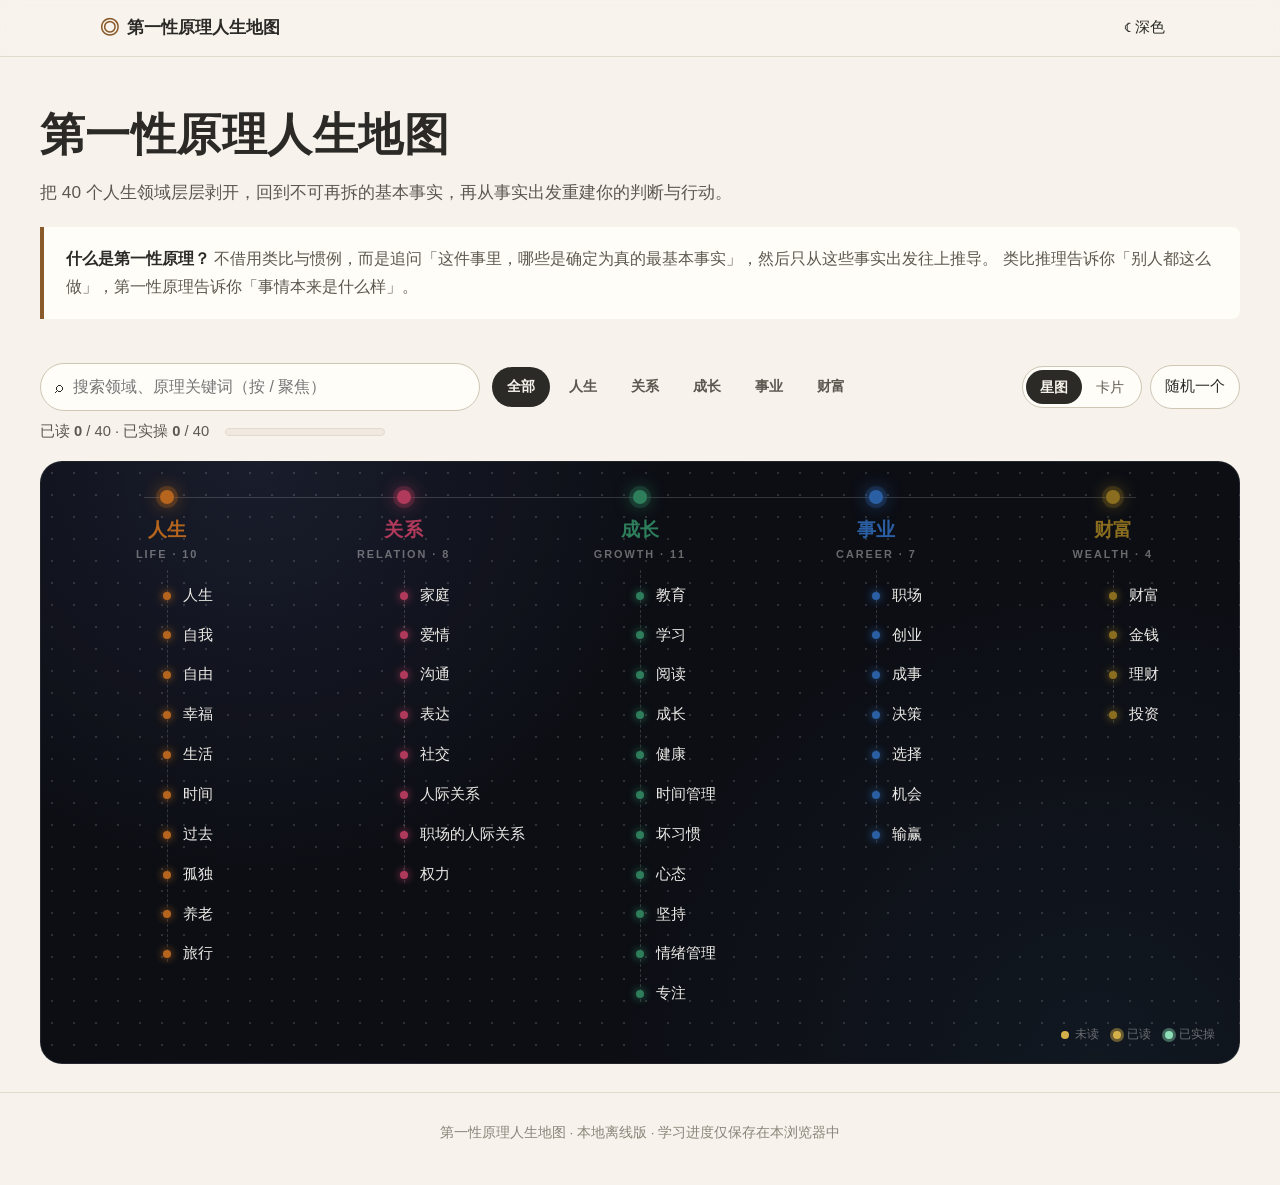
<file: index.html>
<!DOCTYPE html>
<html lang="zh-CN">
<head>
  <meta charset="utf-8">
  <meta name="viewport" content="width=device-width, initial-scale=1, viewport-fit=cover">
  <meta name="description" content="第一性原理人生地图：40 个人生领域的第一性原理、拆解、案例与实操步骤。纯本地、离线可用。">
  <title>第一性原理人生地图</title>
  <link rel="stylesheet" href="assets/css/style.css">
  <script>
    (function () {
      var saved = null;
      try { saved = localStorage.getItem("fp.mapView"); } catch (e) {}
      var narrow = window.matchMedia("(max-width: 768px)").matches;
      var view = saved === "cards" || saved === "star" ? saved : (narrow ? "cards" : "star");
      document.documentElement.classList.add(view === "cards" ? "view-cards" : "view-star");
    })();
  </script>
  <script src="assets/js/core.js"></script>
</head>
<body>
  <header id="site-header" class="site-header"></header>

  <main id="app" class="wrap map-wrap">
    <section class="hero">
      <h1>第一性原理人生地图</h1>
      <p class="lede">把 40 个人生领域层层剥开，回到不可再拆的基本事实，再从事实出发重建你的判断与行动。</p>
      <div class="definition">
        <strong>什么是第一性原理？</strong>
        不借用类比与惯例，而是追问「这件事里，哪些是确定为真的最基本事实」，然后只从这些事实出发往上推导。
        类比推理告诉你「别人都这么做」，第一性原理告诉你「事情本来是什么样」。
      </div>
    </section>

    <div class="toolbar">
      <label class="search" aria-label="搜索领域">
        <span aria-hidden="true">⌕</span>
        <input id="search" type="search" placeholder="搜索领域、原理关键词（按 / 聚焦）" autocomplete="off" enterkeyhint="search" inputmode="search">
        <button id="search-clear" class="clear hidden" type="button" aria-label="清除搜索">✕</button>
      </label>
      <nav class="group-nav" id="group-nav" aria-label="大区筛选"></nav>
      <div class="toolbar-end">
        <div class="view-switch" role="group" aria-label="地图视图">
          <button type="button" id="view-star" aria-pressed="true">星图</button>
          <button type="button" id="view-cards" aria-pressed="false">卡片</button>
        </div>
        <button type="button" class="btn" id="random-domain">随机一个</button>
      </div>
    </div>
    <div class="progress-summary" id="progress-summary"></div>

    <div id="starmap" class="starmap" aria-label="原理星图"></div>
    <div id="map"></div>
    <p id="empty-result" class="empty-result hidden">没有匹配的领域，换个关键词试试。</p>
  </main>

  <footer class="site-footer">
    <div class="wrap">第一性原理人生地图 · 本地离线版 · 学习进度仅保存在本浏览器中</div>
  </footer>

  <script src="data/catalog.js"></script>
  <script src="data/manifest.js"></script>
  <script src="assets/js/home.js"></script>
</body>
</html>
</file>
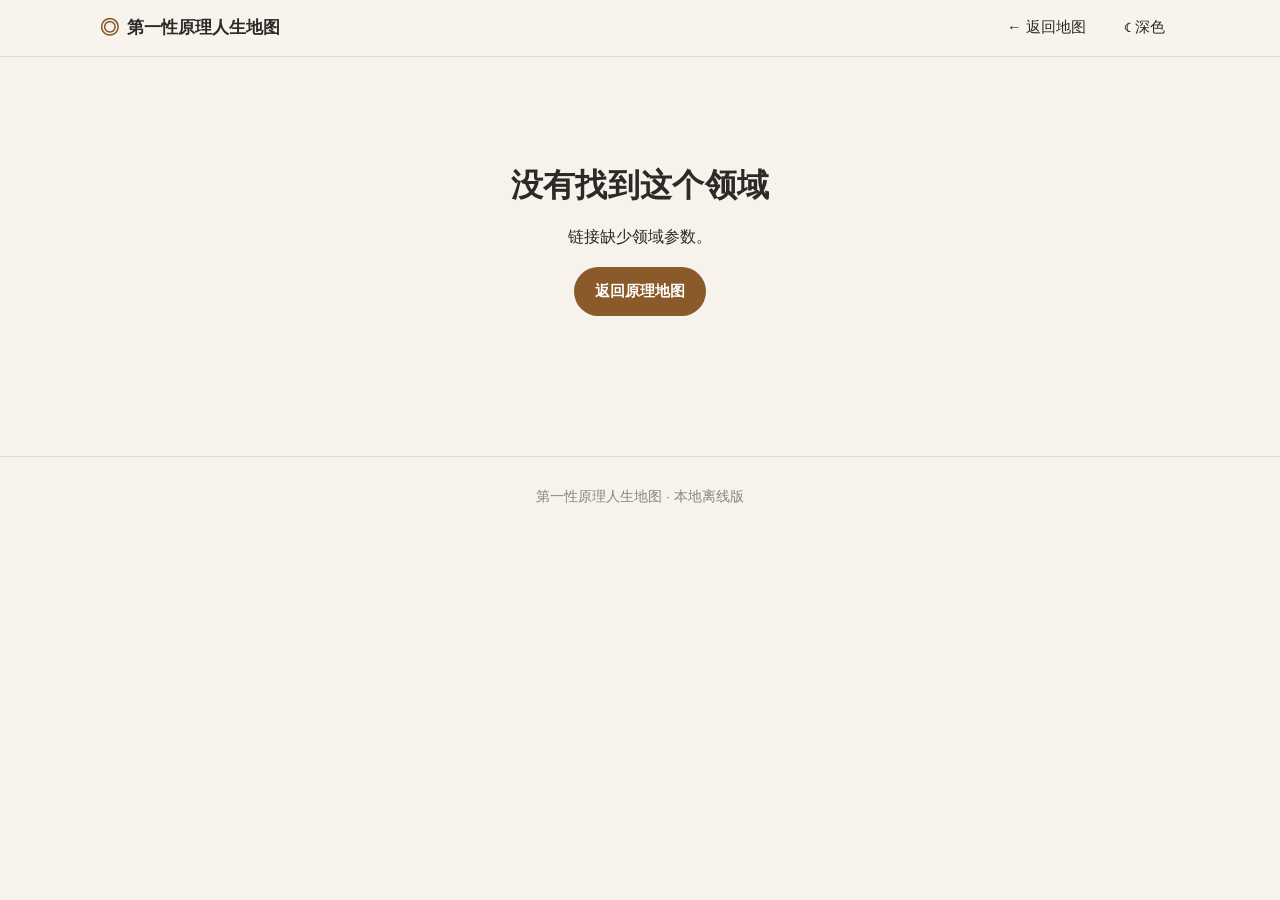
<file: detail.html>
<!DOCTYPE html>
<html lang="zh-CN">
<head>
  <meta charset="utf-8">
  <meta name="viewport" content="width=device-width, initial-scale=1, viewport-fit=cover">
  <title>详情 · 第一性原理人生地图</title>
  <link rel="stylesheet" href="assets/css/style.css">
  <script src="assets/js/core.js"></script>
</head>
<body>
  <header id="site-header" class="site-header"></header>

  <main id="app" class="page">
    <section class="wrap narrow">
      <p class="muted">正在加载…</p>
    </section>
  </main>

  <footer class="site-footer">
    <div class="wrap">第一性原理人生地图 · 本地离线版</div>
  </footer>

  <script src="data/catalog.js"></script>
  <script src="assets/js/detail.js"></script>
</body>
</html>
</file>
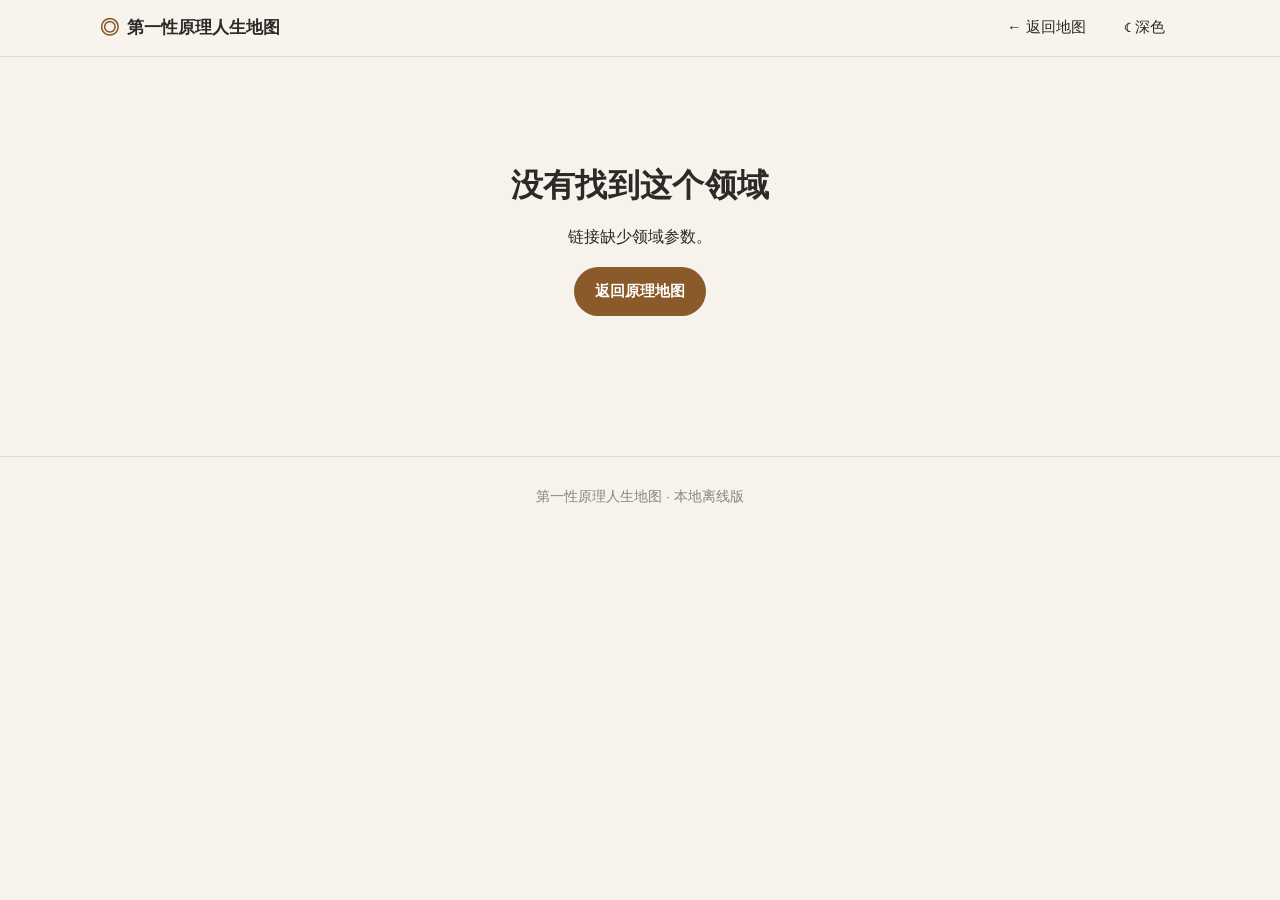
<file: practice.html>
<!DOCTYPE html>
<html lang="zh-CN">
<head>
  <meta charset="utf-8">
  <meta name="viewport" content="width=device-width, initial-scale=1, viewport-fit=cover">
  <title>实操 · 第一性原理人生地图</title>
  <link rel="stylesheet" href="assets/css/style.css">
  <script src="assets/js/core.js"></script>
</head>
<body>
  <header id="site-header" class="site-header"></header>

  <main id="app" class="page">
    <section class="wrap narrow">
      <p class="muted">正在加载…</p>
    </section>
  </main>

  <footer class="site-footer">
    <div class="wrap">第一性原理人生地图 · 本地离线版</div>
  </footer>

  <script src="data/catalog.js"></script>
  <script src="assets/js/practice.js"></script>
</body>
</html>
</file>
<file: assets/css/style.css>
/* ==========================================================
   第一性原理人生地图 · 全站样式
   纸质阅读风 · 浅/深色主题 · 响应式 · 打印
   ========================================================== */

:root {
  --bg: #f7f3ec;
  --bg-elev: #fffdf8;
  --bg-soft: #efe9df;
  --ink: #2b2a27;
  --ink-soft: #5c584f;
  --ink-mute: #8a857a;
  --line: #e2dbcd;
  --line-strong: #cfc6b4;
  --accent: #8a5a2b;
  --accent-ink: #fff;
  --shadow: 0 1px 2px rgba(60, 40, 10, 0.06), 0 6px 18px rgba(60, 40, 10, 0.06);
  --radius: 14px;
  --radius-sm: 8px;
  --font: "PingFang SC", "Hiragino Sans GB", "Microsoft YaHei", "Noto Sans CJK SC", "Source Han Sans SC",
    -apple-system, BlinkMacSystemFont, "Segoe UI", Roboto, Helvetica, Arial, sans-serif;
  --font-serif: "Songti SC", "Noto Serif CJK SC", "Source Han Serif SC", "SimSun", Georgia, serif;

  /* 五大区主题色 */
  --c-life: #b5651d;
  --c-relationship: #b03a5b;
  --c-growth: #2e7d5b;
  --c-career: #2b5fa3;
  --c-wealth: #8a6d1f;

  --ok: #2e7d5b;
}

[data-theme="dark"] {
  --bg: #1b1a17;
  --bg-elev: #242320;
  --bg-soft: #2c2a26;
  --ink: #e9e4da;
  --ink-soft: #bdb6a9;
  --ink-mute: #8b857a;
  --line: #3a3732;
  --line-strong: #4a463f;
  --accent: #d9a066;
  --accent-ink: #1b1a17;
  --shadow: 0 1px 2px rgba(0, 0, 0, 0.3), 0 8px 24px rgba(0, 0, 0, 0.35);

  --c-life: #e08a3c;
  --c-relationship: #e0668a;
  --c-growth: #4fb688;
  --c-career: #6a9be0;
  --c-wealth: #d4b04a;
  --ok: #4fb688;
}

/* 主题色映射到大区 */
.g-life { --gc: var(--c-life); }
.g-relationship { --gc: var(--c-relationship); }
.g-growth { --gc: var(--c-growth); }
.g-career { --gc: var(--c-career); }
.g-wealth { --gc: var(--c-wealth); }

/* ---------- 基础 ---------- */

* { box-sizing: border-box; }

html { -webkit-text-size-adjust: 100%; scroll-behavior: smooth; }

body {
  margin: 0;
  padding-left: env(safe-area-inset-left);
  padding-right: env(safe-area-inset-right);
  font-family: var(--font);
  font-size: 16px;
  line-height: 1.75;
  color: var(--ink);
  background: var(--bg);
  transition: background 0.25s ease, color 0.25s ease;
}

a { color: inherit; text-decoration: none; }
a:hover { text-decoration: none; }

h1, h2, h3, h4 { line-height: 1.3; margin: 0 0 0.5em; font-weight: 650; letter-spacing: 0.01em; }
h1 { font-size: 2rem; }
h2 { font-size: 1.4rem; }
h3 { font-size: 1.1rem; }
p { margin: 0 0 1em; }
ul, ol { margin: 0 0 1em; padding-left: 1.4em; }
li { margin: 0.25em 0; }
small { color: var(--ink-mute); }
strong { font-weight: 650; }

.wrap { max-width: 1120px; margin: 0 auto; padding: 0 20px; }
.wrap.map-wrap { max-width: 1240px; }
.wrap.narrow { max-width: 760px; }

.muted { color: var(--ink-soft); }
.hidden { display: none !important; }

/* ---------- 顶栏 ---------- */

.site-header {
  position: sticky;
  top: 0;
  z-index: 10;
  background: color-mix(in srgb, var(--bg) 88%, transparent);
  backdrop-filter: saturate(140%) blur(8px);
  -webkit-backdrop-filter: saturate(140%) blur(8px);
  border-bottom: 1px solid var(--line);
}
@supports not (background: color-mix(in srgb, red 50%, blue)) {
  .site-header { background: var(--bg); }
}
.header-inner { display: flex; align-items: center; justify-content: space-between; height: 56px; gap: 12px; }
.brand { display: inline-flex; align-items: center; gap: 8px; font-weight: 700; font-size: 1.05rem; }
.brand-mark { color: var(--accent); font-size: 1.2rem; }
.header-actions { display: flex; gap: 8px; align-items: center; }

/* ---------- 按钮 ---------- */

.btn {
  display: inline-flex;
  align-items: center;
  justify-content: center;
  gap: 6px;
  padding: 8px 14px;
  border-radius: 999px;
  border: 1px solid var(--line-strong);
  background: var(--bg-elev);
  color: var(--ink);
  font: inherit;
  font-size: 0.92rem;
  cursor: pointer;
  transition: background 0.15s, border-color 0.15s, transform 0.05s;
  white-space: nowrap;
}
.btn:hover { background: var(--bg-soft); }
.btn:active { transform: translateY(1px); }
.btn-ghost { border-color: transparent; background: transparent; }
.btn-ghost:hover { background: var(--bg-soft); }
.btn-primary { background: var(--gc, var(--accent)); border-color: transparent; color: #fff; font-weight: 600; padding: 11px 20px; }
.btn-primary:hover { filter: brightness(1.08); background: var(--gc, var(--accent)); }
.btn-lg { font-size: 1rem; padding: 12px 22px; }

/* ---------- 首页：英雄区 ---------- */

.hero { padding: 48px 0 24px; }
.hero h1 { font-size: clamp(1.9rem, 4vw, 2.8rem); margin-bottom: 0.3em; }
.hero .lede { font-size: 1.08rem; color: var(--ink-soft); max-width: 720px; }
.hero .definition {
  margin-top: 20px;
  padding: 18px 22px;
  border-left: 4px solid var(--accent);
  background: var(--bg-elev);
  border-radius: 0 var(--radius-sm) var(--radius-sm) 0;
  color: var(--ink-soft);
}
.hero .definition strong { color: var(--ink); }

.toolbar {
  display: flex;
  flex-wrap: wrap;
  gap: 12px;
  align-items: center;
  justify-content: space-between;
  margin: 20px 0 8px;
}
.search {
  flex: 1 1 260px;
  max-width: 440px;
  display: flex;
  align-items: center;
  gap: 8px;
  background: var(--bg-elev);
  border: 1px solid var(--line-strong);
  border-radius: 999px;
  padding: 8px 14px;
}
.search input {
  flex: 1;
  border: 0;
  outline: 0;
  background: transparent;
  font: inherit;
  color: var(--ink);
  min-width: 0;
}
.search .clear { border: 0; background: transparent; color: var(--ink-mute); cursor: pointer; font-size: 1rem; }

.progress-summary { display: flex; gap: 16px; align-items: center; color: var(--ink-soft); font-size: 0.92rem; flex-wrap: wrap; }
.progress-bar { width: 160px; height: 8px; background: var(--bg-soft); border-radius: 999px; overflow: hidden; border: 1px solid var(--line); }
.progress-bar > span { display: block; height: 100%; background: var(--gc, var(--accent)); width: 0; transition: width 0.3s; }
.progress-bar > span.done { background: var(--ok); }
.progress-summary .reset { background: none; border: 0; color: var(--ink-mute); cursor: pointer; font: inherit; font-size: 0.85rem; text-decoration: underline dotted; }

.toolbar-end { display: flex; align-items: center; gap: 8px; flex-wrap: wrap; margin-left: auto; }
.progress-summary { margin: 4px 0 16px; }

/* 大区筛选 */
.group-nav { display: flex; gap: 4px; flex-wrap: wrap; }
.group-nav button {
  padding: 6px 14px;
  border-radius: 999px;
  border: 1px solid transparent;
  background: transparent;
  color: var(--ink-soft);
  font: inherit;
  font-size: 0.9rem;
  font-weight: 600;
  cursor: pointer;
}
.group-nav button:hover { background: var(--bg-soft); }
.group-nav button.is-on { background: var(--ink); color: var(--bg); }
.group-nav button.g-life.is-on { background: var(--c-life); color: #fff; }
.group-nav button.g-relationship.is-on { background: var(--c-relationship); color: #fff; }
.group-nav button.g-growth.is-on { background: var(--c-growth); color: #fff; }
.group-nav button.g-career.is-on { background: var(--c-career); color: #fff; }
.group-nav button.g-wealth.is-on { background: var(--c-wealth); color: #fff; }

/* 视图切换 */
.view-switch {
  display: inline-flex;
  padding: 3px;
  border-radius: 999px;
  border: 1px solid var(--line-strong);
  background: var(--bg-elev);
}
.view-switch button {
  border: 0;
  background: transparent;
  color: var(--ink-soft);
  border-radius: 999px;
  padding: 5px 14px;
  font: inherit;
  font-size: 0.88rem;
  cursor: pointer;
}
.view-switch button.is-on { background: var(--ink); color: var(--bg); font-weight: 650; }

/* ---------- 首页：星图 ---------- */

.starmap {
  --sky-ink: #eceae6;
  --sky-mute: rgba(236, 234, 230, 0.42);
  --sky-line: rgba(255, 255, 255, 0.16);
  position: relative;
  margin: 0 0 28px;
  padding: 28px 8px 18px;
  border-radius: 22px;
  border: 1px solid rgba(255, 255, 255, 0.08);
  background-color: #0c0e14;
  background-image:
    radial-gradient(circle at 18% 0%, rgba(140, 160, 255, 0.1), transparent 36%),
    radial-gradient(circle at 88% 100%, rgba(80, 140, 180, 0.08), transparent 40%),
    radial-gradient(rgba(255, 255, 255, 0.14) 1px, transparent 1px);
  background-size: auto, auto, 22px 22px;
  color: var(--sky-ink);
  overflow-x: auto;
}
html.view-cards .starmap,
body.view-cards .starmap { display: none; }
html.view-star #map,
body.view-star #map { display: none; }
.star-list li:has(.is-hidden) { display: none; }

.star-cols {
  display: grid;
  grid-template-columns: repeat(5, minmax(168px, 1fr));
  min-width: 840px;
  position: relative;
}
.star-cols::before {
  content: "";
  position: absolute;
  left: 8%;
  right: 8%;
  top: 7px;
  height: 1px;
  background: var(--sky-line);
  pointer-events: none;
}
.star-col { position: relative; min-width: 0; }
.star-col.is-hidden { display: none; }

.star-hub { position: relative; text-align: center; padding-top: 22px; }
.hub-dot {
  position: absolute;
  top: 0;
  left: 50%;
  width: 14px;
  height: 14px;
  margin-left: -7px;
  border-radius: 50%;
  background: var(--gc);
  box-shadow: 0 0 0 4px color-mix(in srgb, var(--gc) 28%, transparent), 0 0 18px var(--gc);
}
.star-hub h2 { margin: 6px 0 0; color: var(--gc); font-size: 1.2rem; }
.star-hub .en {
  display: block;
  margin-top: 2px;
  color: var(--sky-mute);
  font-size: 0.68rem;
  letter-spacing: 0.18em;
  font-weight: 600;
}

.star-list {
  list-style: none;
  margin: 14px 0 0;
  padding: 0;
  position: relative;
}
.star-list::before {
  content: "";
  position: absolute;
  left: 50%;
  top: -8px;
  bottom: 10px;
  border-left: 1px dashed var(--sky-line);
  pointer-events: none;
}
.star-node {
  position: relative;
  display: block;
  padding: 8px 6px 8px calc(50% + 16px);
  color: var(--sky-ink);
  font-size: 0.92rem;
  line-height: 1.35;
  white-space: nowrap;
}
.star-node .dot {
  position: absolute;
  left: 50%;
  top: 50%;
  width: 8px;
  height: 8px;
  margin: -4px 0 0 -4px;
  border-radius: 50%;
  background: var(--gc);
  box-shadow: 0 0 8px var(--gc);
  z-index: 1;
}
.star-node.is-read .dot { box-shadow: 0 0 0 3px color-mix(in srgb, var(--gc) 55%, transparent), 0 0 10px var(--gc); }
.star-node.is-done .dot { background: #8ee0b8; box-shadow: 0 0 0 3px rgba(142, 224, 184, 0.45), 0 0 10px #8ee0b8; }
.star-node:hover { color: #fff; }
.star-node.is-hidden { display: none; }
.star-tip {
  display: none;
  position: absolute;
  z-index: 4;
  left: 18px;
  top: calc(100% - 4px);
  width: 220px;
  padding: 8px 10px;
  border-radius: 8px;
  background: #1c2030;
  border: 1px solid rgba(255, 255, 255, 0.12);
  color: #d9d6d0;
  font-size: 0.78rem;
  line-height: 1.55;
  text-align: left;
  pointer-events: none;
  box-shadow: 0 10px 24px rgba(0, 0, 0, 0.35);
}
.star-node:hover .star-tip,
.star-node:focus .star-tip { display: block; }
.star-col:nth-child(5) .star-tip,
.star-col:nth-child(4) .star-tip { left: auto; right: 0; }

.star-legend {
  display: flex;
  justify-content: flex-end;
  gap: 14px;
  margin: 8px 16px 0;
  color: var(--sky-mute);
  font-size: 0.75rem;
}
.star-legend span { display: inline-flex; align-items: center; gap: 6px; }
.star-legend i {
  width: 8px;
  height: 8px;
  border-radius: 50%;
  background: #d4b04a;
  display: inline-block;
}
.star-legend .lg-read i { box-shadow: 0 0 0 3px rgba(212, 176, 74, 0.45); }
.star-legend .lg-done i { background: #8ee0b8; box-shadow: 0 0 0 3px rgba(142, 224, 184, 0.4); }

/* ---------- 首页：地图 ---------- */

.group { margin: 0 0 44px; scroll-margin-top: 72px; }
.group-head { display: flex; align-items: baseline; gap: 14px; flex-wrap: wrap; margin-bottom: 14px; border-bottom: 2px solid var(--gc); padding-bottom: 8px; }
.group-head h2 { margin: 0; color: var(--gc); font-size: 1.5rem; }
.group-head .intro { color: var(--ink-soft); font-size: 0.95rem; }
.group-head .count { margin-left: auto; color: var(--ink-mute); font-size: 0.85rem; }

.category { margin: 18px 0 8px; scroll-margin-top: 72px; }
.category h3 { font-size: 0.95rem; color: var(--ink-soft); font-weight: 600; letter-spacing: 0.08em; margin-bottom: 10px; display: flex; align-items: center; gap: 8px; }
.category h3::before { content: ""; width: 10px; height: 10px; border-radius: 3px; background: var(--gc); display: inline-block; }

.cards { display: grid; grid-template-columns: repeat(3, 1fr); gap: 14px; }

.card {
  position: relative;
  display: flex;
  flex-direction: column;
  gap: 8px;
  padding: 18px 18px 16px;
  background: var(--bg-elev);
  border: 1px solid var(--line);
  border-top: 3px solid var(--gc);
  border-radius: var(--radius);
  box-shadow: var(--shadow);
  transition: transform 0.15s ease, box-shadow 0.15s ease, border-color 0.15s;
  min-height: 132px;
}
.card:hover { transform: translateY(-2px); box-shadow: 0 10px 28px rgba(60, 40, 10, 0.12); border-color: var(--line-strong); }
.card .card-title { display: flex; align-items: center; justify-content: space-between; gap: 8px; }
.card h4 { margin: 0; font-size: 1.15rem; }
.card .principle { color: var(--ink-soft); font-size: 0.93rem; line-height: 1.6; margin: 0; flex: 1; }
.card .card-foot { display: flex; justify-content: space-between; align-items: center; font-size: 0.82rem; color: var(--ink-mute); }
.card .card-foot .go { color: var(--gc); font-weight: 600; }
.badge { font-size: 0.72rem; padding: 2px 8px; border-radius: 999px; border: 1px solid var(--line-strong); color: var(--ink-mute); white-space: nowrap; }
.badge.read { border-color: var(--gc); color: var(--gc); }
.badge.done { border-color: var(--ok); color: var(--ok); background: color-mix(in srgb, var(--ok) 10%, transparent); }
.card.is-hidden { display: none; }
.empty-result { text-align: center; color: var(--ink-mute); padding: 40px 0; }

/* ---------- 内页公共 ---------- */

.page { padding: 28px 0 60px; }
.breadcrumb { font-size: 0.88rem; color: var(--ink-mute); display: flex; flex-wrap: wrap; gap: 6px; align-items: center; margin-bottom: 18px; }
.breadcrumb a:hover { color: var(--ink); text-decoration: underline; }
.breadcrumb .current { color: var(--gc); font-weight: 600; }
.breadcrumb .sep { color: var(--line-strong); }

.page-title { display: flex; align-items: baseline; gap: 14px; flex-wrap: wrap; }
.page-title h1 { margin: 0; }
.page-title .tag { font-size: 0.82rem; color: var(--gc); border: 1px solid var(--gc); border-radius: 999px; padding: 2px 10px; }

.principle-box {
  margin: 20px 0 32px;
  padding: 26px 28px;
  border-radius: var(--radius);
  background: var(--bg-elev);
  border: 1px solid var(--line);
  border-left: 6px solid var(--gc);
  box-shadow: var(--shadow);
}
.principle-box .label { font-size: 0.8rem; letter-spacing: 0.14em; color: var(--gc); font-weight: 700; margin-bottom: 8px; }
.principle-box .text { font-family: var(--font-serif); font-size: 1.45rem; line-height: 1.55; font-weight: 600; margin: 0; }
.principle-box.compact .text { font-size: 1.15rem; }

.section { margin: 0 0 36px; }
.section-head { display: flex; align-items: center; gap: 12px; margin-bottom: 14px; }
.section-head .num { width: 30px; height: 30px; border-radius: 50%; background: var(--gc); color: #fff; display: inline-flex; align-items: center; justify-content: center; font-weight: 700; font-size: 0.9rem; flex-shrink: 0; }
.section-head h2 { margin: 0; }

.blocks { display: grid; gap: 12px; }
.block { padding: 16px 18px; background: var(--bg-elev); border: 1px solid var(--line); border-radius: var(--radius-sm); }
.block h3 { font-size: 0.95rem; color: var(--gc); margin-bottom: 6px; letter-spacing: 0.04em; }
.block p:last-child, .block ul:last-child, .block ol:last-child { margin-bottom: 0; }
.block ol li::marker { color: var(--gc); font-weight: 700; }

/* 案例 */
.case { border: 1px solid var(--line); border-radius: var(--radius); background: var(--bg-elev); overflow: hidden; margin-bottom: 16px; box-shadow: var(--shadow); }
.case-head { padding: 14px 20px; background: color-mix(in srgb, var(--gc) 8%, var(--bg-elev)); border-bottom: 1px solid var(--line); display: flex; align-items: center; gap: 10px; flex-wrap: wrap; }
.case-head .kind { font-size: 0.78rem; padding: 2px 10px; border-radius: 999px; background: var(--gc); color: #fff; font-weight: 600; }
.case-head h3 { margin: 0; font-size: 1.05rem; }
.case-body { padding: 6px 20px 10px; }
.case-row { display: grid; grid-template-columns: 120px 1fr; gap: 14px; padding: 12px 0; border-bottom: 1px dashed var(--line); }
.case-row:last-child { border-bottom: 0; }
.case-row .k { color: var(--ink-mute); font-size: 0.88rem; font-weight: 600; padding-top: 2px; }
.case-row .v { margin: 0; }
.case-row.fp .k { color: var(--gc); }
.case-row.fp .v { font-weight: 500; }

/* 底部操作 */
.actions { display: flex; gap: 12px; flex-wrap: wrap; align-items: center; margin: 36px 0 24px; }
.prev-next { display: grid; grid-template-columns: 1fr auto 1fr; gap: 12px; align-items: center; border-top: 1px solid var(--line); padding-top: 20px; margin-top: 12px; }
.pn { display: flex; flex-direction: column; gap: 2px; padding: 10px 14px; border-radius: var(--radius-sm); border: 1px solid var(--line); background: var(--bg-elev); }
.pn:hover { border-color: var(--gc); }
.pn small { color: var(--ink-mute); }
.pn-next { text-align: right; align-items: flex-end; }
.pn-empty { border: 0; background: transparent; }
.pn-counter { color: var(--ink-mute); font-size: 0.85rem; }

.notfound { padding: 80px 20px; text-align: center; }

/* ---------- 实操页 ---------- */

.goal { padding: 16px 20px; border-radius: var(--radius-sm); background: color-mix(in srgb, var(--gc) 8%, var(--bg-elev)); border: 1px solid var(--line); margin-bottom: 28px; }
.goal .label { font-size: 0.8rem; letter-spacing: 0.12em; color: var(--gc); font-weight: 700; }
.goal p { margin: 4px 0 0; }

.steps-progress { display: flex; align-items: center; gap: 12px; margin-bottom: 14px; color: var(--ink-soft); font-size: 0.9rem; }
.steps-progress .progress-bar { flex: 1; width: auto; }

.steps { list-style: none; padding: 0; margin: 0; counter-reset: step; }
.step { position: relative; display: grid; grid-template-columns: 44px 1fr; gap: 14px; padding: 18px 18px 18px 14px; margin-bottom: 12px; background: var(--bg-elev); border: 1px solid var(--line); border-radius: var(--radius); box-shadow: var(--shadow); transition: border-color 0.2s, opacity 0.2s; }
.step.is-done { border-color: var(--ok); }
.step.is-done .step-title { text-decoration: line-through; color: var(--ink-mute); }
.step-num { width: 36px; height: 36px; border-radius: 50%; border: 2px solid var(--gc); color: var(--gc); display: inline-flex; align-items: center; justify-content: center; font-weight: 700; margin-top: 2px; background: var(--bg-elev); }
.step.is-done .step-num { background: var(--ok); border-color: var(--ok); color: #fff; }
.step-title { margin: 0 0 8px; font-size: 1.1rem; display: flex; align-items: flex-start; gap: 10px; justify-content: space-between; }
.step-check { display: inline-flex; align-items: center; gap: 6px; font-size: 0.85rem; color: var(--ink-mute); cursor: pointer; white-space: nowrap; font-weight: 500; }
.step-check input { width: 18px; height: 18px; accent-color: var(--ok); cursor: pointer; }
.step-grid { display: grid; gap: 10px; }
.step-field { display: grid; grid-template-columns: 84px 1fr; gap: 10px; align-items: start; }
.step-field .k { font-size: 0.82rem; color: var(--ink-mute); font-weight: 600; padding-top: 3px; }
.step-field .v { margin: 0; }
.step-field ul { margin: 0; padding-left: 1.2em; }
.step-field.output .v { font-weight: 500; color: var(--gc); }

.blockers .block { border-left: 3px solid var(--gc); }
.blockers .block h3 { color: var(--ink); font-size: 1rem; }
.blockers .block h3::before { content: "卡点 · "; color: var(--gc); font-weight: 700; }
.blockers .block p::before { content: "应对 · "; color: var(--ok); font-weight: 700; }

.done-banner { display: none; padding: 14px 18px; border-radius: var(--radius-sm); background: color-mix(in srgb, var(--ok) 12%, var(--bg-elev)); border: 1px solid var(--ok); color: var(--ok); font-weight: 600; margin: 18px 0; }
.done-banner.show { display: block; }

/* ---------- 页脚 ---------- */

.site-footer { border-top: 1px solid var(--line); padding: 28px 0 40px; color: var(--ink-mute); font-size: 0.85rem; text-align: center; }

/* ---------- 响应式 ---------- */

@media (max-width: 960px) {
  .cards { grid-template-columns: repeat(2, 1fr); }
}
@media (max-width: 640px) {
  body { font-size: 15.5px; }
  .cards { grid-template-columns: 1fr; }
  .hero { padding: 28px 0 16px; }
  .header-inner { height: 52px; }
  .brand-text { font-size: 0.95rem; }
  .case-row, .step-field { grid-template-columns: 1fr; gap: 4px; }
  .step { grid-template-columns: 36px 1fr; padding: 14px; }
  .step-num { width: 30px; height: 30px; font-size: 0.9rem; }
  .step-title { flex-direction: column; gap: 6px; }
  .prev-next { grid-template-columns: 1fr; }
  .pn-counter { text-align: center; order: -1; }
  .pn-next { align-items: flex-start; text-align: left; }
  .principle-box { padding: 20px; }
  .principle-box .text { font-size: 1.2rem; }
  .btn-ghost.map-link-text { display: none; }
}

/* ---------- 打印 ---------- */

@media (max-width: 860px) {
  .toolbar { align-items: stretch; }
  .toolbar-end { width: 100%; justify-content: space-between; margin-left: 0; }
}

@media (max-width: 768px) {
  .site-header {
    top: 0;
    padding-top: env(safe-area-inset-top);
    background: var(--bg);
    backdrop-filter: none;
    -webkit-backdrop-filter: none;
  }
  .search { max-width: none; flex-basis: 100%; }
  .group-nav {
    flex-wrap: nowrap;
    overflow-x: auto;
    -webkit-overflow-scrolling: touch;
    overscroll-behavior-x: contain;
    width: 100%;
    padding-bottom: 2px;
  }
  .group-nav button,
  .view-switch button,
  #random-domain { min-height: 44px; }
  .group-nav button { flex: 0 0 auto; }

  .starmap {
    overflow-x: hidden;
    padding: 20px 4px 12px;
    -webkit-overflow-scrolling: touch;
  }
  .star-cols {
    display: flex;
    flex-direction: column;
    gap: 8px;
    min-width: 0;
  }
  .star-cols::before { display: none; }
  .star-col { scroll-margin-top: 72px; }
  .star-list::before { left: 15px; }
  .star-node {
    white-space: normal;
    min-height: 44px;
    padding: 10px 8px 12px 36px;
  }
  .star-node .dot {
    left: 15px;
    top: 18px;
    margin: 0 0 0 -4px;
  }
  .star-tip,
  .star-node:hover .star-tip,
  .star-node:focus .star-tip {
    display: block;
    position: static;
    width: auto;
    max-width: none;
    margin-top: 4px;
    padding: 0;
    background: transparent;
    border: 0;
    box-shadow: none;
    color: rgba(236, 234, 230, 0.72);
  }
  .star-col:nth-child(5) .star-tip,
  .star-col:nth-child(4) .star-tip { left: auto; right: auto; }

  .actions {
    position: sticky;
    bottom: 0;
    z-index: 5;
    margin-top: 20px;
    padding: 10px 0 calc(10px + env(safe-area-inset-bottom));
    background: color-mix(in srgb, var(--bg) 94%, transparent);
  }
  .site-footer { padding-bottom: calc(28px + env(safe-area-inset-bottom)); }
}

@media print {
  .starmap, .view-switch, #random-domain, .group-nav { display: none !important; }
  html.view-star #map,
  body.view-star #map { display: block !important; }
  :root { --bg: #fff; --bg-elev: #fff; --bg-soft: #f3f3f3; --ink: #000; --ink-soft: #333; --ink-mute: #666; --line: #bbb; --line-strong: #999; }
  body { background: #fff; color: #000; font-size: 12pt; }
  .site-header, .site-footer, .actions, .prev-next, .step-check, .steps-progress, .done-banner, .no-print { display: none !important; }
  .page { padding: 0; }
  .wrap { max-width: none; padding: 0; }
  .card, .case, .step, .block, .principle-box, .goal { box-shadow: none; break-inside: avoid; }
  .step.is-done .step-title { text-decoration: none; color: #000; }
  a[href]::after { content: ""; }
}
</file>
